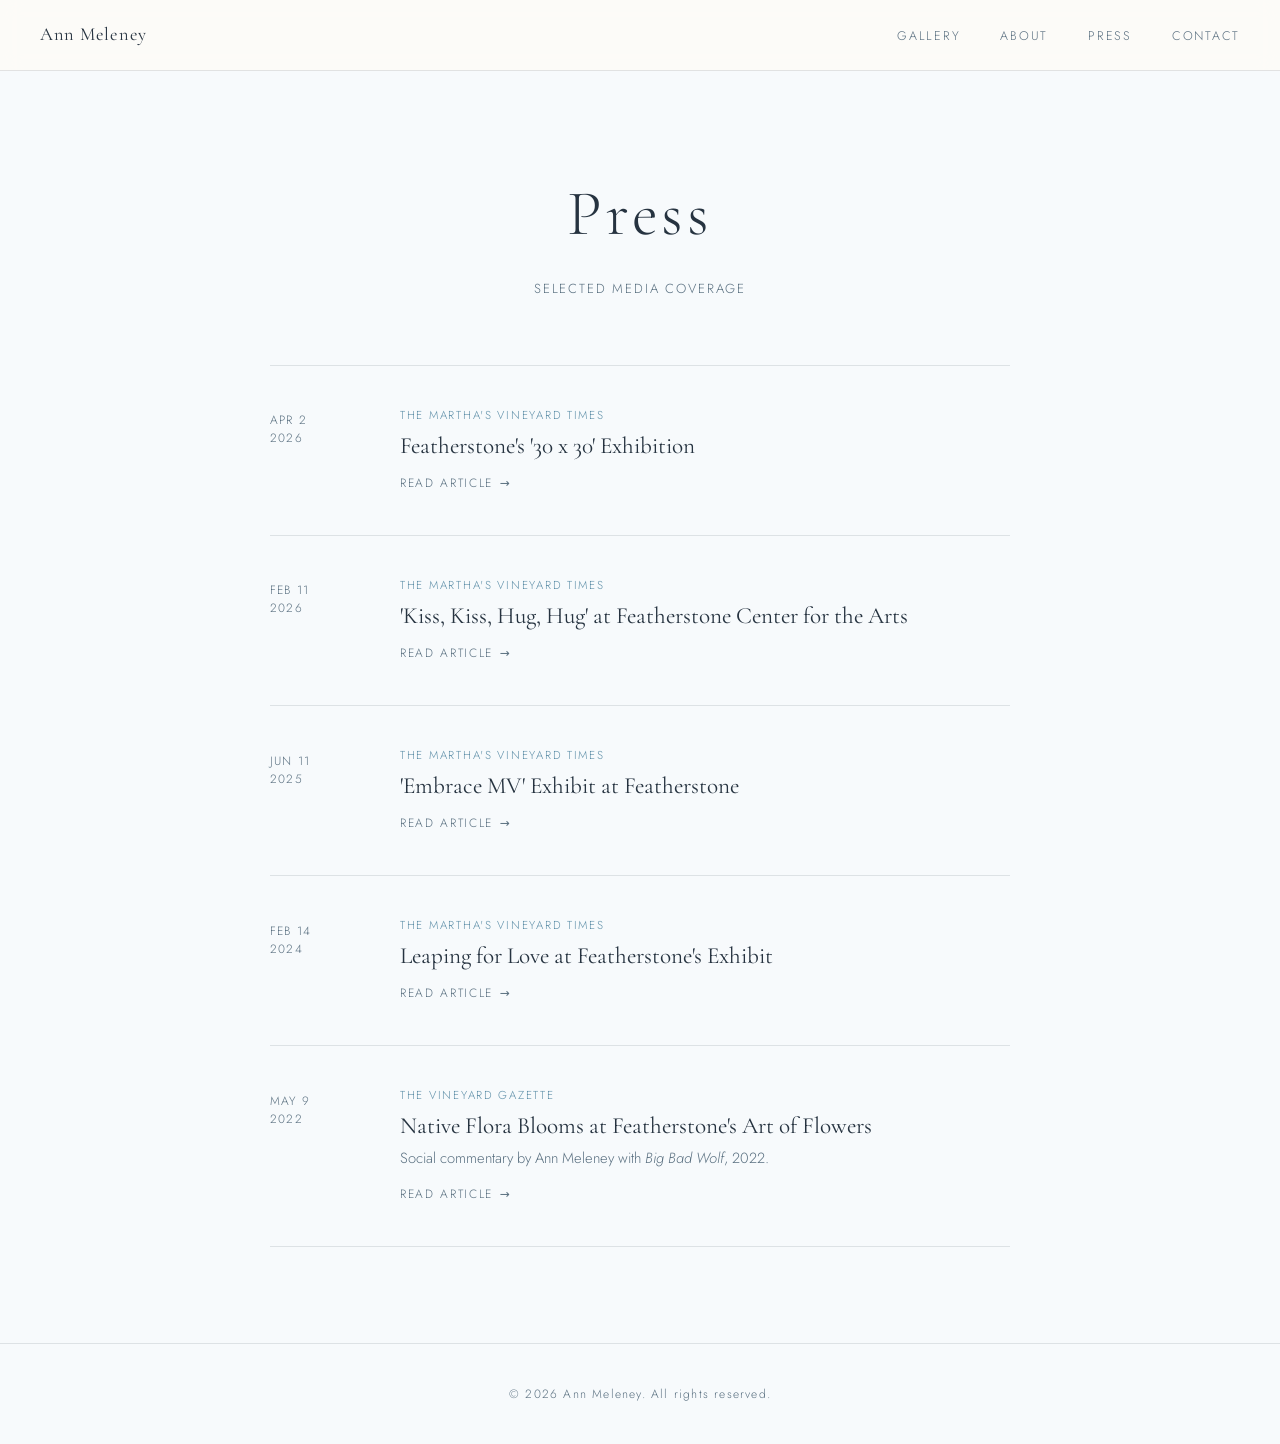
<file: media.html>
<!DOCTYPE html>
<html lang="en">
<head>
  <meta charset="UTF-8">
  <meta name="viewport" content="width=device-width, initial-scale=1.0">
  <title>Press & Media — Ann Meleney</title>
  <link rel="preconnect" href="https://fonts.googleapis.com">
  <link rel="preconnect" href="https://fonts.gstatic.com" crossorigin>
  <link href="https://fonts.googleapis.com/css2?family=Cormorant+Garamond:ital,wght@0,300;0,400;0,500;1,300;1,400&family=Jost:wght@300;400&display=swap" rel="stylesheet">
  <link rel="icon" type="image/png" href="favicon.png">
  <link rel="stylesheet" href="style.css">
  <style>
    .press-list {
      max-width: 740px;
      margin: 0 auto;
      display: flex;
      flex-direction: column;
      gap: 0;
    }

    .press-item {
      display: grid;
      grid-template-columns: 90px 1fr;
      gap: 0 2.5rem;
      padding: 2.5rem 0;
      border-bottom: 1px solid var(--border);
      align-items: start;
    }

    .press-item:first-child {
      border-top: 1px solid var(--border);
    }

    .press-date {
      font-size: 0.75rem;
      letter-spacing: 0.1em;
      color: var(--ink-light);
      text-transform: uppercase;
      padding-top: 0.35rem;
      line-height: 1.5;
    }

    .press-date span {
      display: block;
    }

    .press-body {
      display: flex;
      flex-direction: column;
      gap: 0.4rem;
    }

    .press-publication {
      font-size: 0.72rem;
      letter-spacing: 0.15em;
      text-transform: uppercase;
      color: var(--dusty-rose);
    }

    .press-title {
      font-family: var(--font-serif);
      font-size: 1.45rem;
      font-weight: 400;
      color: var(--ink);
      line-height: 1.25;
      transition: color 0.2s;
    }

    .press-item a:hover .press-title {
      color: var(--dusty-rose);
    }

    .press-excerpt {
      font-size: 0.92rem;
      color: var(--ink-light);
      line-height: 1.75;
      margin-top: 0.3rem;
    }

    .press-read-more {
      display: inline-flex;
      align-items: center;
      gap: 0.4rem;
      margin-top: 0.75rem;
      font-size: 0.75rem;
      letter-spacing: 0.14em;
      text-transform: uppercase;
      color: var(--ink-light);
      transition: color 0.2s;
    }

    .press-read-more::after {
      content: '→';
      transition: transform 0.2s;
    }

    .press-item a:hover .press-read-more {
      color: var(--ink);
    }

    .press-item a:hover .press-read-more::after {
      transform: translateX(3px);
    }

    .press-page-hero {
      padding-top: 10rem;
      padding-bottom: 2rem;
      text-align: center;
    }

    .press-page-hero h1 {
      font-family: var(--font-serif);
      font-size: clamp(2.5rem, 5vw, 4rem);
      font-weight: 300;
      letter-spacing: 0.06em;
      color: var(--ink);
      margin-bottom: 0.6rem;
    }

    .press-page-hero p {
      font-size: 0.82rem;
      letter-spacing: 0.14em;
      text-transform: uppercase;
      color: var(--ink-light);
    }

    @media (max-width: 540px) {
      .press-item {
        grid-template-columns: 1fr;
        gap: 0.5rem;
      }
    }
  </style>
</head>
<body>

  <nav>
    <a href="index.html" class="nav-name">Ann Meleney</a>
    <ul>
      <li><a href="index.html#gallery">Gallery</a></li>
      <li><a href="index.html#about">About</a></li>
      <li><a href="media.html">Press</a></li>
      <li><a href="index.html#contact">Contact</a></li>
    </ul>
  </nav>

  <main>
    <div class="press-page-hero fade-in">
      <h1>Press</h1>
      <p>Selected media coverage</p>
    </div>

    <section style="padding-top: 2rem;">
      <div class="press-list">

        <div class="press-item fade-in">
          <div class="press-date">
            <span>Apr 2</span>
            <span>2026</span>
          </div>
          <div class="press-body">
            <span class="press-publication">The Martha's Vineyard Times</span>
            <a href="https://www.mvtimes.com/2026/04/02/featherstones-30-x-30-exhibition/" target="_blank" rel="noopener">
              <div class="press-title">Featherstone's '30 x 30' Exhibition</div>
              <!-- Optional: add a short excerpt below -->
              <!-- <p class="press-excerpt">Your excerpt here.</p> -->
              <span class="press-read-more">Read article</span>
            </a>
          </div>
        </div>

        <div class="press-item fade-in">
          <div class="press-date">
            <span>Feb 11</span>
            <span>2026</span>
          </div>
          <div class="press-body">
            <span class="press-publication">The Martha's Vineyard Times</span>
            <a href="https://www.mvtimes.com/2026/02/11/kiss-kiss-hug-hug-featherstone-center-arts/" target="_blank" rel="noopener">
              <div class="press-title">'Kiss, Kiss, Hug, Hug' at Featherstone Center for the Arts</div>
              <!-- <p class="press-excerpt">Your excerpt here.</p> -->
              <span class="press-read-more">Read article</span>
            </a>
          </div>
        </div>

        <div class="press-item fade-in">
          <div class="press-date">
            <span>Jun 11</span>
            <span>2025</span>
          </div>
          <div class="press-body">
            <span class="press-publication">The Martha's Vineyard Times</span>
            <a href="https://www.mvtimes.com/2025/06/11/embrace-mv-exhibit-featherstone/" target="_blank" rel="noopener">
              <div class="press-title">'Embrace MV' Exhibit at Featherstone</div>
              <!-- <p class="press-excerpt">Your excerpt here.</p> -->
              <span class="press-read-more">Read article</span>
            </a>
          </div>
        </div>

        <div class="press-item fade-in">
          <div class="press-date">
            <span>Feb 14</span>
            <span>2024</span>
          </div>
          <div class="press-body">
            <span class="press-publication">The Martha's Vineyard Times</span>
            <a href="https://www.mvtimes.com/2024/02/14/leaping-love-featherstones-exhibit/" target="_blank" rel="noopener">
              <div class="press-title">Leaping for Love at Featherstone's Exhibit</div>
              <!-- <p class="press-excerpt">Your excerpt here.</p> -->
              <span class="press-read-more">Read article</span>
            </a>
          </div>
        </div>

        <div class="press-item fade-in">
          <div class="press-date">
            <span>May 9</span>
            <span>2022</span>
          </div>
          <div class="press-body">
            <span class="press-publication">The Vineyard Gazette</span>
            <a href="https://vineyardgazette.com/photography/native-flora-blooms-featherstones-art-flowers" target="_blank" rel="noopener">
              <div class="press-title">Native Flora Blooms at Featherstone's Art of Flowers</div>
              <p class="press-excerpt">Social commentary by Ann Meleney with <em>Big Bad Wolf</em>, 2022.</p>
              <span class="press-read-more">Read article</span>
            </a>
          </div>
        </div>

      </div>
    </section>
  </main>

  <footer>
    <p>&copy; <span id="year"></span> Ann Meleney. All rights reserved.</p>
  </footer>

  <script>
    document.getElementById('year').textContent = new Date().getFullYear();

    const fadeEls = document.querySelectorAll('.fade-in');
    const observer = new IntersectionObserver((entries) => {
      entries.forEach(entry => {
        if (entry.isIntersecting) {
          entry.target.classList.add('visible');
          observer.unobserve(entry.target);
        }
      });
    }, { threshold: 0.1 });
    fadeEls.forEach((el, i) => {
      el.style.transitionDelay = `${i * 0.1}s`;
      observer.observe(el);
    });
  </script>
</body>
</html>
</file>
<file: style.css>
/* ── Reset & Base ───────────────────────────────────────── */
*, *::before, *::after {
  box-sizing: border-box;
  margin: 0;
  padding: 0;
}

:root {
  --cream:      #f0f4f8;
  --warm-white: #f7fafc;
  --blush:      #b8d4e8;
  --dusty-rose: #5e8fa8;
  --sage:       #8ab5b8;
  --ink:        #263340;
  --ink-light:  #5a7080;
  --border:     rgba(38, 51, 64, 0.12);

  --font-serif: 'Cormorant Garamond', Georgia, serif;
  --font-sans:  'Jost', system-ui, sans-serif;

  --section-pad: 6rem 2rem;
  --max-w: 1100px;
}

html {
  scroll-behavior: smooth;
}

body {
  background: var(--warm-white);
  color: var(--ink);
  font-family: var(--font-sans);
  font-weight: 300;
  line-height: 1.7;
  -webkit-font-smoothing: antialiased;
}

img {
  display: block;
  max-width: 100%;
}

a {
  color: inherit;
  text-decoration: none;
}

/* ── Mother's Day Banner ────────────────────────────────── */
.mothers-day-banner {
  position: fixed;
  top: 0;
  left: 0;
  right: 0;
  z-index: 101;
  height: 38px;
  overflow: hidden;
  display: flex;
  align-items: center;
  background: linear-gradient(135deg, #f2e0e8 0%, #e8d8f0 50%, #d8eaf4 100%);
  border-bottom: 1px solid rgba(180, 140, 160, 0.2);
}

.banner-track {
  display: flex;
  white-space: nowrap;
  animation: marquee 22s linear infinite;
}

.banner-track span {
  font-family: var(--font-serif);
  font-size: 0.95rem;
  font-style: italic;
  color: var(--ink);
  letter-spacing: 0.04em;
}

@keyframes marquee {
  0%   { transform: translateX(0); }
  100% { transform: translateX(-50%); }
}

/* ── Nav ────────────────────────────────────────────────── */
nav {
  position: fixed;
  top: 0;
  left: 0;
  right: 0;
  z-index: 100;
  display: flex;
  align-items: center;
  justify-content: space-between;
  padding: 1.2rem 2.5rem;
  background: rgba(253, 251, 248, 0.88);
  backdrop-filter: blur(10px);
  -webkit-backdrop-filter: blur(10px);
  border-bottom: 1px solid var(--border);
}

.nav-name {
  font-family: var(--font-serif);
  font-size: 1.15rem;
  font-weight: 400;
  letter-spacing: 0.04em;
  color: var(--ink);
  transition: color 0.2s;
}

.nav-name:hover {
  color: var(--dusty-rose);
}

nav ul {
  list-style: none;
  display: flex;
  gap: 2.5rem;
}

nav ul a {
  font-size: 0.78rem;
  letter-spacing: 0.14em;
  text-transform: uppercase;
  color: var(--ink-light);
  transition: color 0.2s;
}

nav ul a:hover {
  color: var(--ink);
}

/* ── Hero ───────────────────────────────────────────────── */
.hero {
  min-height: 100vh;
  display: flex;
  align-items: center;
  justify-content: center;
  position: relative;
  overflow: hidden;
  background: var(--cream);
}

/* Soft watercolor-wash background */
.hero::before {
  content: '';
  position: absolute;
  inset: 0;
  background:
    radial-gradient(ellipse 80% 60% at 20% 40%, rgba(138, 181, 184, 0.4) 0%, transparent 60%),
    radial-gradient(ellipse 60% 70% at 80% 70%, rgba(94, 143, 168, 0.25) 0%, transparent 55%),
    radial-gradient(ellipse 50% 40% at 55% 20%, rgba(184, 212, 232, 0.35) 0%, transparent 50%);
  pointer-events: none;
}

.hero-whales {
  position: absolute;
  bottom: 0;
  left: 0;
  width: 100%;
  height: 42%;
  object-fit: cover;
  object-position: top center;
  opacity: 0.08;
  filter: hue-rotate(-95deg) saturate(0.7) brightness(0.7);
  mix-blend-mode: multiply;
  pointer-events: none;
}

.hero-text {
  position: relative;
  text-align: center;
  margin-bottom: 15%;
}

.hero-text h1 {
  font-family: var(--font-serif);
  font-size: clamp(3.5rem, 8vw, 7rem);
  font-weight: 300;
  letter-spacing: 0.06em;
  line-height: 1.05;
  color: var(--ink);
}

.hero-text .subtitle {
  margin-top: 1rem;
  font-size: 0.85rem;
  letter-spacing: 0.22em;
  text-transform: uppercase;
  color: var(--ink-light);
}

/* ── Section shared ─────────────────────────────────────── */
section {
  padding: var(--section-pad);
  max-width: var(--max-w);
  margin: 0 auto;
}

.section-header {
  text-align: center;
  margin-bottom: 3.5rem;
}

.section-header h2 {
  font-family: var(--font-serif);
  font-size: clamp(2rem, 4vw, 3rem);
  font-weight: 300;
  letter-spacing: 0.06em;
  color: var(--ink);
  margin-bottom: 0.5rem;
}

.section-header p {
  font-size: 0.85rem;
  letter-spacing: 0.1em;
  color: var(--ink-light);
}

/* ── Gallery ────────────────────────────────────────────── */
#gallery {
  padding-top: 7rem;
}

.gallery-grid {
  display: grid;
  grid-template-columns: repeat(3, 1fr);
  gap: 1.25rem;
}

.gallery-item {
  position: relative;
  overflow: hidden;
  cursor: pointer;
  aspect-ratio: 1 / 1;
  background: var(--cream);
}

.gallery-item img {
  width: 100%;
  height: 100%;
  object-fit: cover;
  transition: transform 0.55s cubic-bezier(0.25, 0.46, 0.45, 0.94);
}

.gallery-item:hover img {
  transform: scale(1.04);
}

.gallery-img-zoom-br {
  transform: scale(1.43);
  transform-origin: bottom right;
  object-position: bottom right;
}

.gallery-item:hover .gallery-img-zoom-br {
  transform: scale(1.487);
}

.gallery-overlay {
  position: absolute;
  inset: 0;
  background: linear-gradient(to top, rgba(58, 53, 48, 0.72) 0%, transparent 55%);
  display: flex;
  flex-direction: column;
  justify-content: flex-end;
  padding: 1.25rem;
  opacity: 0;
  transition: opacity 0.35s ease;
}

.gallery-item:hover .gallery-overlay {
  opacity: 1;
}

.overlay-title {
  font-family: var(--font-serif);
  font-size: 1.1rem;
  font-weight: 400;
  color: #fff;
  display: block;
  margin-bottom: 0.2rem;
}

.overlay-meta {
  font-size: 0.72rem;
  letter-spacing: 0.1em;
  color: rgba(255, 255, 255, 0.75);
  text-transform: uppercase;
}

/* ── Lightbox ───────────────────────────────────────────── */
.lightbox {
  position: fixed;
  inset: 0;
  z-index: 200;
  background: rgba(30, 26, 22, 0.94);
  display: flex;
  align-items: center;
  justify-content: center;
  opacity: 0;
  pointer-events: none;
  transition: opacity 0.3s ease;
}

.lightbox.active {
  opacity: 1;
  pointer-events: all;
}

.lightbox-content {
  max-width: min(85vw, 800px);
  max-height: 90vh;
  display: flex;
  flex-direction: column;
  align-items: center;
}

.lightbox-content img {
  max-height: 78vh;
  max-width: 100%;
  object-fit: contain;
  border-radius: 2px;
}

.lightbox-caption {
  margin-top: 1rem;
  text-align: center;
  color: rgba(255, 255, 255, 0.75);
  display: flex;
  flex-direction: column;
  gap: 0.2rem;
}

#lightbox-title {
  font-family: var(--font-serif);
  font-size: 1.15rem;
  color: #fff;
}

#lightbox-meta {
  font-size: 0.75rem;
  letter-spacing: 0.1em;
  text-transform: uppercase;
}

.lightbox-close,
.lightbox-prev,
.lightbox-next {
  position: absolute;
  background: none;
  border: none;
  color: rgba(255, 255, 255, 0.6);
  cursor: pointer;
  font-size: 1.5rem;
  padding: 0.75rem;
  transition: color 0.2s;
  line-height: 1;
}

.lightbox-close { top: 1.5rem; right: 2rem; font-size: 2rem; }
.lightbox-prev  { left: 1.5rem; top: 50%; transform: translateY(-50%); font-size: 2rem; }
.lightbox-next  { right: 1.5rem; top: 50%; transform: translateY(-50%); font-size: 2rem; }

.lightbox-close:hover,
.lightbox-prev:hover,
.lightbox-next:hover {
  color: #fff;
}

/* ── About ──────────────────────────────────────────────── */
#about {
  padding-top: 5rem;
  padding-bottom: 5rem;
}

.about-inner {
  display: grid;
  grid-template-columns: 1fr 1.6fr;
  gap: 5rem;
  align-items: center;
}

.about-image-wrap {
  position: relative;
}

.about-image-wrap::before {
  content: '';
  position: absolute;
  inset: -1rem 1rem 1rem -1rem;
  background: linear-gradient(135deg, var(--blush) 0%, var(--sage) 100%);
  opacity: 0.25;
  border-radius: 2px;
  z-index: 0;
}

.about-portrait {
  position: relative;
  width: 100%;
  aspect-ratio: 3 / 4;
  object-fit: cover;
  border-radius: 2px;
  z-index: 1;
}

.about-text h2 {
  font-family: var(--font-serif);
  font-size: clamp(2rem, 4vw, 3rem);
  font-weight: 300;
  letter-spacing: 0.06em;
  color: var(--ink);
  margin-bottom: 1.5rem;
}

.about-text p {
  color: var(--ink-light);
  font-size: 1rem;
  line-height: 1.85;
  margin-bottom: 1.1rem;
}

.about-text p:last-child {
  margin-bottom: 0;
}

/* ── Contact ────────────────────────────────────────────── */
#contact {
  background: var(--cream);
  max-width: 100%;
  padding: var(--section-pad);
}

#contact > * {
  max-width: var(--max-w);
  margin-left: auto;
  margin-right: auto;
}

.contact-links {
  display: flex;
  justify-content: center;
  gap: 3rem;
  flex-wrap: wrap;
  margin-top: 0;
}

.contact-link {
  display: flex;
  flex-direction: column;
  align-items: center;
  gap: 0.4rem;
  padding: 2rem 2.5rem;
  border: 1px solid var(--border);
  border-radius: 2px;
  background: var(--warm-white);
  min-width: 200px;
  transition: border-color 0.25s, box-shadow 0.25s, transform 0.25s;
}

.contact-link:hover {
  border-color: var(--dusty-rose);
  box-shadow: 0 4px 24px rgba(201, 147, 138, 0.15);
  transform: translateY(-2px);
}

.contact-label {
  font-size: 0.72rem;
  letter-spacing: 0.2em;
  text-transform: uppercase;
  color: var(--ink-light);
}

.contact-value {
  font-family: var(--font-serif);
  font-size: 1.15rem;
  color: var(--ink);
}

/* ── Footer ─────────────────────────────────────────────── */
footer {
  text-align: center;
  padding: 2.5rem 2rem;
  font-size: 0.75rem;
  letter-spacing: 0.1em;
  color: var(--ink-light);
  border-top: 1px solid var(--border);
}

/* ── Responsive ─────────────────────────────────────────── */
@media (max-width: 768px) {
  nav {
    padding: 1rem 1.25rem;
  }

  nav ul {
    gap: 1.5rem;
  }

  .gallery-grid {
    grid-template-columns: repeat(2, 1fr);
  }

  .about-inner {
    grid-template-columns: 1fr;
    gap: 2.5rem;
  }

  .about-image-wrap {
    max-width: 300px;
    margin: 0 auto;
  }

  .contact-links {
    gap: 1.25rem;
  }
}

@media (max-width: 480px) {
  :root {
    --section-pad: 4rem 1.25rem;
  }

  .gallery-grid {
    grid-template-columns: 1fr;
  }

  .lightbox-prev { left: 0.5rem; }
  .lightbox-next { right: 0.5rem; }
}

/* ── Fade-in animation on scroll ───────────────────────── */
.fade-in {
  opacity: 0;
  transform: translateY(20px);
  transition: opacity 0.7s ease, transform 0.7s ease;
}

.fade-in.visible {
  opacity: 1;
  transform: none;
}
</file>
